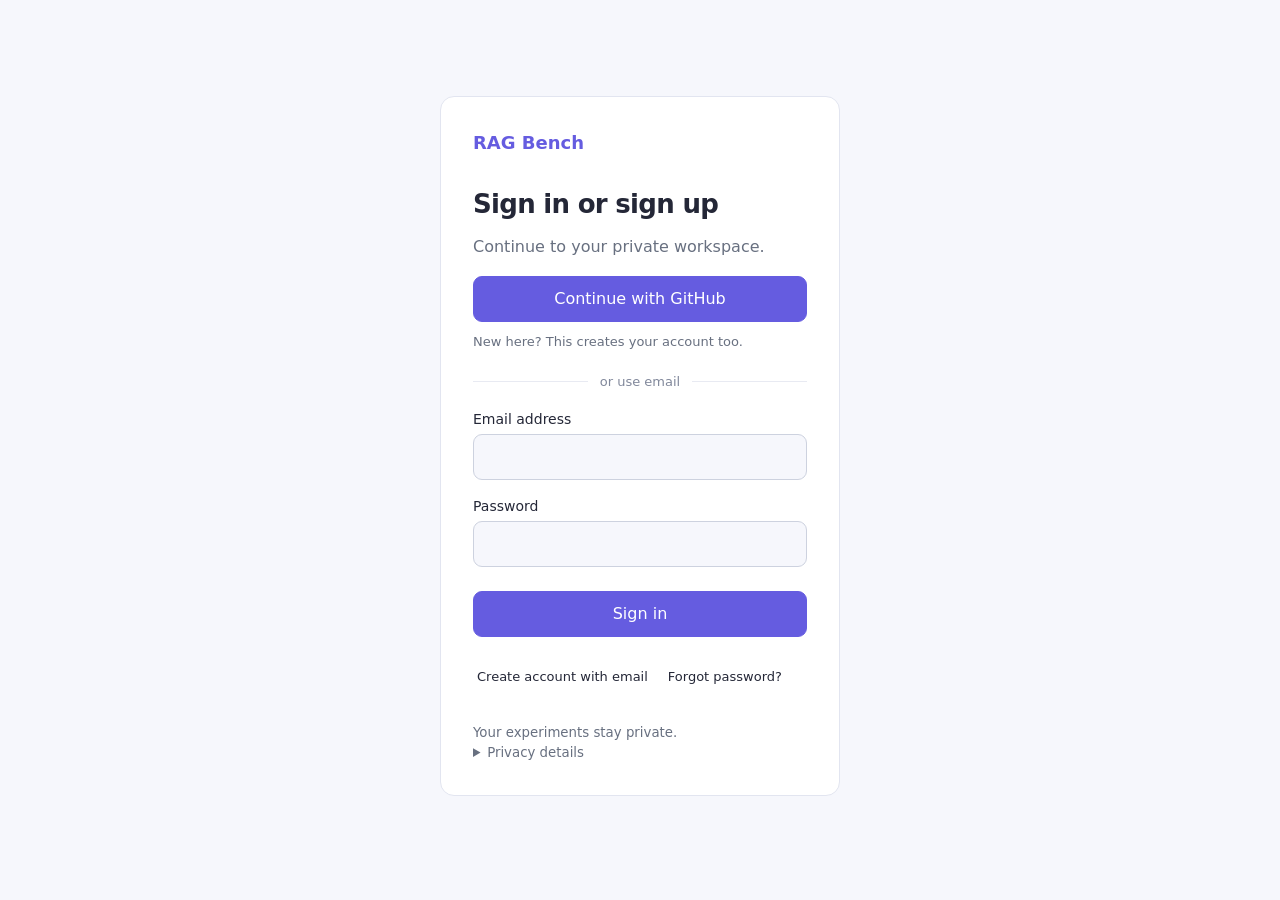
<file: backend/account_login.html>
<!doctype html>
<html lang="en"><head><meta charset="utf-8"><meta name="viewport" content="width=device-width,initial-scale=1"><title>Sign in - RAG Bench</title>
<style nonce="__NONCE__">
:root{color-scheme:light;font-family:system-ui,sans-serif;color:#242737;background:#f6f7fc}*{box-sizing:border-box}body{margin:0;padding:24px 20px;-webkit-font-smoothing:antialiased}main{max-width:400px;margin:8vh auto;background:white;border:1px solid #e2e5f0;border-radius:14px;padding:32px}h1{text-wrap:balance}::selection{background:#eeecff;color:#242737}input{caret-color:#655ce0}a{color:#5147b8;text-underline-offset:3px}.brand{font-size:18px;font-weight:650;color:#655ce0;margin:0 0 32px}.helper{font-size:13px;margin:10px 0 0}.quiet{color:#626a83}#progress{padding:20px 0}#back{display:inline-flex;align-items:center;min-height:44px}button:active{transform:scale(.96)}button{transition:background-color 120ms ease-out,transform 120ms ease-out}button:hover{background:#f3f4fa}button.primary:hover{background:#5147b8}@media(max-width:480px){body{padding:20px 16px}main{margin:3vh auto;padding:24px}}@media(prefers-reduced-motion:reduce){button{transition:none;transform:none}}h1{font-size:26px;letter-spacing:-.7px;margin:0 0 10px}p{color:#687080;line-height:1.55}button,input{font:inherit;min-height:46px;border-radius:9px;width:100%}button{cursor:pointer;border:1px solid #dce0ea;background:white;color:#242737;padding:10px 16px}button.primary{background:#655ce0;color:white;border-color:#655ce0}button:disabled{opacity:.6;cursor:wait}label{display:block;font-size:14px;margin:18px 0 7px}input{border:1px solid #cdd2df;padding:10px 12px;background:#f6f7fc}button:focus-visible,input:focus-visible,a:focus-visible{outline:3px solid #169b8a;outline-offset:3px}.divider{display:flex;align-items:center;gap:12px;margin:22px 0;color:#81889b;font-size:13px}.divider:before,.divider:after{content:"";flex:1;border-top:1px solid #e8eaf2}.actions{display:flex;flex-wrap:wrap;gap:4px 12px;margin:18px 0}.actions button{font-size:13px;width:auto;border:0;padding:4px;min-height:44px}#submit{margin-top:24px}#notice{font-size:14px;padding:12px;border-radius:9px;background:#eef4f2;color:#24675f}small{display:block;color:#687080;line-height:1.5;margin-top:24px}[hidden]{display:none!important}
</style></head><body><main>
<p class="brand">RAG Bench</p><h1 id="title">Sign in or sign up</h1><p id="intro">Continue to your private workspace.</p>
<p id="progress" role="status" hidden>Signing you in...</p><div id="choices"><button id="github" class="primary" type="button">Continue with GitHub</button><p id="github-help" class="helper">New here? This creates your account too.</p><div class="divider" id="divider">or use email</div>
<form id="form"><label for="email">Email address</label><input id="email" type="email" autocomplete="email" maxlength="254" required>
<div id="password-group"><label for="password">Password</label><input id="password" type="password" autocomplete="current-password" minlength="12" maxlength="128" required></div>
<button class="primary" id="submit" type="submit">Sign in</button></form>
<div class="actions"><button id="signup" type="button">Create account with email</button><button id="recover" type="button">Forgot password?</button></div>
</div><p id="notice" role="status" aria-live="polite" hidden></p>
<a id="back" hidden>Back to Ragbench</a><small>Your experiments stay private. <details><summary>Privacy details</summary>Neon manages your account and password. Ragbench stores your account identifier and experiments. Benchmark passages and answers are sent to Groq when you run an evaluation.</details></small>
</main><script nonce="__NONCE__">
const config=__CONFIG__, $=id=>document.getElementById(id);
let mode='signin', busy=false;
const params=new URLSearchParams(location.search), emailOnly=params.get('method')==='email', verifierName='neon_auth_session_verifier';
$('back').href=config.dashboard;
function waiting(active,text='Signing you in...'){ $('choices').hidden=active; $('progress').hidden=!active; $('progress').textContent=text; }
function restart(message){waiting(false);notice(message);$('back').hidden=false;}
const callback=config.origin+'/auth/login?flow='+encodeURIComponent(config.flow);
function notice(text){$('notice').textContent=text;$('notice').hidden=false}
function setMode(next){mode=next;$('form').hidden=false;$('title').textContent=next==='signup'?'Create your account':next==='recover'?'Reset your password':next==='reset'?'Choose a new password':emailOnly?'Sign in':'Sign in or sign up';$('intro').textContent=next==='signup'?'Verify your email to get started.':next==='recover'?'We will email you a reset link.':next==='reset'?'Use at least 12 characters.':emailOnly?'Use your email and password.':'Continue to your private workspace.';$('github').hidden=emailOnly||!['signin','signup'].includes(next);$('github-help').hidden=$('github').hidden;$('divider').hidden=$('github').hidden;$('password-group').hidden=next==='recover';$('recover').hidden=next!=='signin';$('password').required=next!=='recover';document.querySelector('label[for=password]').textContent=['signup','reset'].includes(next)?'Password (12+ characters)':'Password';$('email').required=next!=='reset';$('email').hidden=next==='reset';document.querySelector('label[for=email]').hidden=next==='reset';$('password').autocomplete=next==='signin'?'current-password':'new-password';$('password').minLength=next==='signin'?1:12;$('submit').textContent=next==='signup'?'Create account':next==='recover'?'Send reset link':next==='reset'?'Save new password':'Sign in';$('signup').textContent=next==='signin'?'Create account with email':'Back to sign in';$('notice').hidden=true}
async function provider(path,body){const response=await fetch(config.provider+path,{method:body?'POST':'GET',credentials:'include',headers:body?{'Content-Type':'application/json'}:{},body:body?JSON.stringify(body):undefined,signal:AbortSignal.timeout(15000)});const data=await response.json();if(!response.ok)throw new Error('Sign-in was not completed. Check your details or verify your email, then try again.');return data}
async function complete(){const verifier=params.get(verifierName);const session=await provider('/get-session'+(verifier?'?'+verifierName+'='+encodeURIComponent(verifier):''));if(verifier&&session?.user){const clean=new URL(location.href);clean.searchParams.delete(verifierName);history.replaceState(null,'',clean.href);params.delete(verifierName)}if(!session?.user)return false;if(!session.user.emailVerified){notice('Verify your email before signing in. Check your inbox and spam folder.');return false}const jwt=await provider('/token');if(!jwt.token)throw new Error('Your session could not be verified. Please sign in again.');const response=await fetch('/auth/finish',{method:'POST',headers:{'Content-Type':'application/json','Authorization':'Bearer '+jwt.token},body:JSON.stringify({flow:config.flow}),signal:AbortSignal.timeout(15000)});if(!response.ok)throw new Error('Your account could not be verified. Please restart sign-in from the dashboard.');const result=await response.json();try{await provider('/sign-out',{})}catch{}const destination=new URL(config.dashboard);destination.searchParams.set('rb_flow',config.flow);destination.searchParams.set('rb_ticket',result.ticket);location.replace(destination.href);return true}
async function operation(action){if(busy)return;busy=true;document.querySelectorAll('button').forEach(b=>b.disabled=true);try{await action()}catch(error){waiting(false);notice(error.message||'Connection failed. Please try again.');$('back').hidden=false}finally{busy=false;document.querySelectorAll('button').forEach(b=>b.disabled=false)}}
$('signup').onclick=()=>setMode(mode==='signin'?'signup':'signin');$('recover').onclick=()=>setMode('recover');
async function githubSignIn(){return operation(async()=>{waiting(true,'Connecting to GitHub...');const data=await provider('/sign-in/social',{provider:'github',callbackURL:callback,disableRedirect:true});const destination=new URL(data.url);const pinned=new URL(config.provider),neonInit=destination.origin===pinned.origin&&destination.pathname===pinned.pathname+'/sign-in/social/init';if(destination.protocol!=='https:'||destination.username||destination.password||(!neonInit&&destination.hostname!=='github.com'))throw new Error('Invalid sign-in destination');location.assign(destination.href)})}
$('github').onclick=githubSignIn;
$('form').onsubmit=event=>{event.preventDefault();operation(async()=>{const email=$('email').value.trim(),password=$('password').value;if(mode==='recover'){await provider('/request-password-reset',{email,redirectTo:config.origin+'/auth/reset'});notice('If this address has an account, you will receive a reset link. Check your inbox and spam folder.');return}if(mode==='reset'){await provider('/reset-password',{newPassword:password,token:new URLSearchParams(location.search).get('token')});history.replaceState(null,'',config.origin+'/auth/reset');$('password').value='';$('form').hidden=true;document.querySelector('.actions').hidden=true;$('title').textContent='Password updated';$('intro').textContent='Return to Ragbench and start sign-in with your new password.';notice('Your new password has been saved.');return}if(mode==='signup'){await provider('/sign-up/email',{email,password,name:email.split('@')[0],callbackURL:callback});$('password').value='';$('form').hidden=true;$('github').hidden=true;$('github-help').hidden=true;$('divider').hidden=true;$('title').textContent='Check your email';$('intro').textContent='Open the verification link, then sign in to your workspace.';$('signup').textContent='Back to sign in';notice('Verification email sent. Check your inbox and spam folder.');return}await provider('/sign-in/email',{email,password});$('password').value='';waiting(true);if(!await complete())waiting(false)})};
setMode('signin');
if(params.has('token'))setMode('reset');
else if(config.flow){
  if(params.has(verifierName))operation(async()=>{waiting(true);if(!await complete())restart('GitHub sign-in could not be completed. Return to Ragbench and try again.');});
  else if(params.get('method')==='github')githubSignIn();
  else operation(async()=>{if(await complete())waiting(true);});
}else{waiting(true,'Start sign-in from Ragbench.');$('back').hidden=false;}
</script></body></html>
</file>
